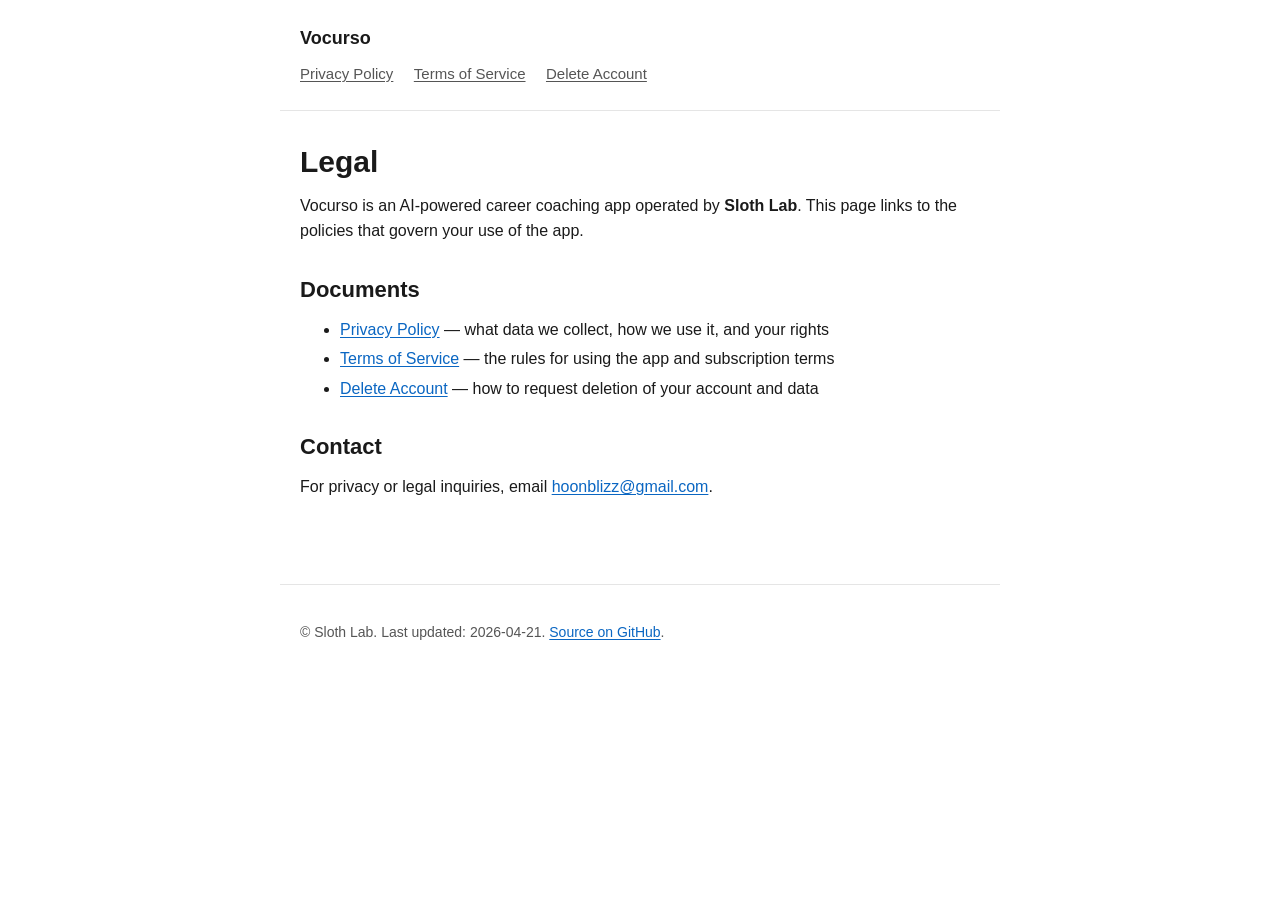
<file: index.html>
<!DOCTYPE html>
<html lang="en">
<head>
  <meta charset="UTF-8" />
  <meta name="viewport" content="width=device-width, initial-scale=1" />
  <title>Vocurso — Legal</title>
  <meta name="description" content="Privacy Policy and Terms of Service for Vocurso (Sloth Lab)." />
  <meta property="og:title" content="Vocurso — Legal" />
  <meta property="og:description" content="Privacy Policy and Terms of Service for Vocurso (Sloth Lab)." />
  <meta property="og:url" content="https://hoonblizz.github.io/vocurso-legal/" />
  <meta property="og:type" content="website" />
  <meta name="twitter:card" content="summary" />
  <link rel="stylesheet" href="style.css" />
</head>
<body>
  <header>
    <a href="index.html" class="brand">Vocurso</a>
    <nav class="nav-links" style="margin-top: 0.5rem;">
      <a href="privacy.html">Privacy Policy</a>
      <a href="terms.html">Terms of Service</a>
      <a href="delete-account.html">Delete Account</a>
    </nav>
  </header>
  <main>
    <h1>Legal</h1>
    <p>Vocurso is an AI-powered career coaching app operated by <strong>Sloth Lab</strong>. This page links to the policies that govern your use of the app.</p>

    <h2>Documents</h2>
    <ul>
      <li><a href="privacy.html">Privacy Policy</a> — what data we collect, how we use it, and your rights</li>
      <li><a href="terms.html">Terms of Service</a> — the rules for using the app and subscription terms</li>
      <li><a href="delete-account.html">Delete Account</a> — how to request deletion of your account and data</li>
    </ul>

    <h2>Contact</h2>
    <p>For privacy or legal inquiries, email <a href="mailto:hoonblizz@gmail.com">hoonblizz@gmail.com</a>.</p>
  </main>
  <footer>
    <p>&copy; Sloth Lab. Last updated: 2026-04-21. <a href="https://github.com/hoonblizz/vocurso-legal">Source on GitHub</a>.</p>
  </footer>
</body>
</html>
</file>
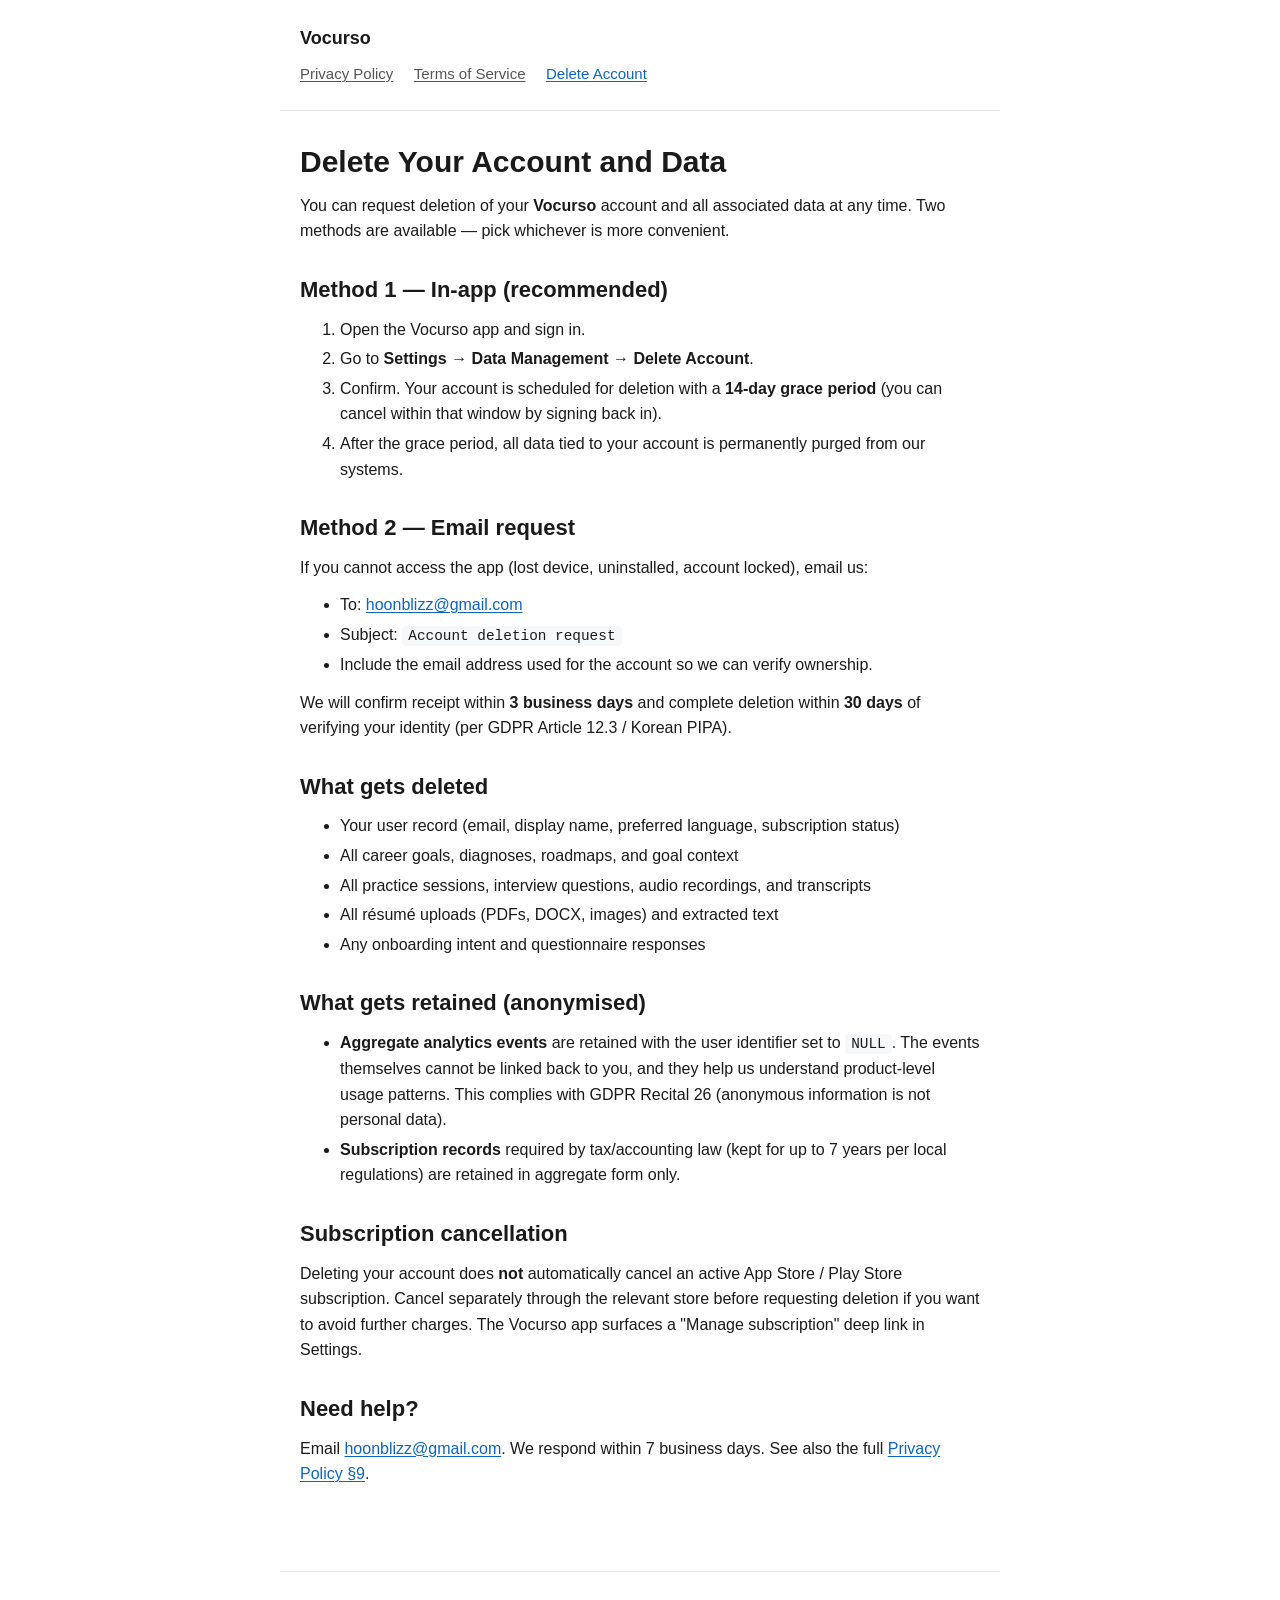
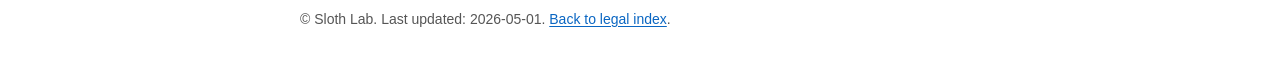
<file: delete-account.html>
<!DOCTYPE html>
<html lang="en">
<head>
  <meta charset="UTF-8" />
  <meta name="viewport" content="width=device-width, initial-scale=1" />
  <title>Delete Account — Vocurso</title>
  <meta name="description" content="How to request deletion of your Vocurso account and associated data." />
  <meta property="og:title" content="Delete Account — Vocurso" />
  <meta property="og:description" content="Request account and data deletion for Vocurso (Sloth Lab)." />
  <meta property="og:url" content="https://hoonblizz.github.io/vocurso-legal/delete-account.html" />
  <meta property="og:type" content="article" />
  <meta name="twitter:card" content="summary" />
  <link rel="stylesheet" href="style.css" />
</head>
<body>
  <header>
    <a href="index.html" class="brand">Vocurso</a>
    <nav class="nav-links" style="margin-top: 0.5rem;">
      <a href="privacy.html">Privacy Policy</a>
      <a href="terms.html">Terms of Service</a>
      <a href="delete-account.html" class="active">Delete Account</a>
    </nav>
  </header>
  <main>
    <h1>Delete Your Account and Data</h1>

    <p>
      You can request deletion of your <strong>Vocurso</strong> account and all associated
      data at any time. Two methods are available — pick whichever is more convenient.
    </p>

    <h2>Method 1 — In-app (recommended)</h2>
    <ol>
      <li>Open the Vocurso app and sign in.</li>
      <li>Go to <strong>Settings → Data Management → Delete Account</strong>.</li>
      <li>Confirm. Your account is scheduled for deletion with a <strong>14-day grace period</strong> (you can cancel within that window by signing back in).</li>
      <li>After the grace period, all data tied to your account is permanently purged from our systems.</li>
    </ol>

    <h2>Method 2 — Email request</h2>
    <p>
      If you cannot access the app (lost device, uninstalled, account locked), email us:
    </p>
    <ul>
      <li>To: <a href="mailto:hoonblizz@gmail.com?subject=Account%20deletion%20request">hoonblizz@gmail.com</a></li>
      <li>Subject: <code>Account deletion request</code></li>
      <li>Include the email address used for the account so we can verify ownership.</li>
    </ul>
    <p>
      We will confirm receipt within <strong>3 business days</strong> and complete deletion within
      <strong>30 days</strong> of verifying your identity (per GDPR Article 12.3 / Korean PIPA).
    </p>

    <h2>What gets deleted</h2>
    <ul>
      <li>Your user record (email, display name, preferred language, subscription status)</li>
      <li>All career goals, diagnoses, roadmaps, and goal context</li>
      <li>All practice sessions, interview questions, audio recordings, and transcripts</li>
      <li>All résumé uploads (PDFs, DOCX, images) and extracted text</li>
      <li>Any onboarding intent and questionnaire responses</li>
    </ul>

    <h2>What gets retained (anonymised)</h2>
    <ul>
      <li>
        <strong>Aggregate analytics events</strong> are retained with the user identifier set to
        <code>NULL</code>. The events themselves cannot be linked back to you, and they help us
        understand product-level usage patterns. This complies with GDPR Recital 26 (anonymous
        information is not personal data).
      </li>
      <li>
        <strong>Subscription records</strong> required by tax/accounting law (kept for up to
        7 years per local regulations) are retained in aggregate form only.
      </li>
    </ul>

    <h2>Subscription cancellation</h2>
    <p>
      Deleting your account does <strong>not</strong> automatically cancel an active App Store /
      Play Store subscription. Cancel separately through the relevant store before requesting
      deletion if you want to avoid further charges. The Vocurso app surfaces a
      "Manage subscription" deep link in Settings.
    </p>

    <h2>Need help?</h2>
    <p>
      Email <a href="mailto:hoonblizz@gmail.com">hoonblizz@gmail.com</a>. We respond within
      7 business days. See also the full <a href="privacy.html#9-your-rights">Privacy Policy §9</a>.
    </p>
  </main>
  <footer>
    <p>&copy; Sloth Lab. Last updated: 2026-05-01. <a href="index.html">Back to legal index</a>.</p>
  </footer>
</body>
</html>
</file>
<file: style.css>
:root {
  --fg: #1a1a1a;
  --fg-muted: #555;
  --bg: #ffffff;
  --accent: #0a66c2;
  --border: #e5e5e5;
  --code-bg: #f6f8fa;
}

* { box-sizing: border-box; }

html, body {
  margin: 0;
  padding: 0;
  background: var(--bg);
  color: var(--fg);
  font-family: -apple-system, BlinkMacSystemFont, "Segoe UI", Roboto, "Helvetica Neue", Arial, sans-serif;
  font-size: 16px;
  line-height: 1.6;
  -webkit-text-size-adjust: 100%;
}

main, header, footer {
  max-width: 720px;
  margin: 0 auto;
  padding: 1.5rem 1.25rem;
}

header { border-bottom: 1px solid var(--border); }
footer {
  border-top: 1px solid var(--border);
  margin-top: 3rem;
  color: var(--fg-muted);
  font-size: 0.875rem;
}

h1 { font-size: 1.875rem; line-height: 1.25; margin: 0.5rem 0 0.5rem; }
h2 { font-size: 1.375rem; line-height: 1.3; margin: 2rem 0 0.5rem; }
h3 { font-size: 1.125rem; margin: 1.5rem 0 0.5rem; }

p, ul, ol, table { margin: 0.75rem 0; }
li { margin: 0.25rem 0; }

a { color: var(--accent); text-decoration: underline; text-underline-offset: 2px; }
a:hover { text-decoration: none; }

blockquote {
  border-left: 3px solid var(--accent);
  margin: 1rem 0;
  padding: 0.25rem 1rem;
  background: var(--code-bg);
  color: var(--fg-muted);
}

code {
  background: var(--code-bg);
  padding: 0.125rem 0.375rem;
  border-radius: 4px;
  font-family: ui-monospace, SFMono-Regular, Menlo, Monaco, Consolas, monospace;
  font-size: 0.9em;
}

pre code { background: none; padding: 0; }
pre {
  background: var(--code-bg);
  padding: 1rem;
  border-radius: 6px;
  overflow-x: auto;
}

.table-wrap { overflow-x: auto; -webkit-overflow-scrolling: touch; }
table { width: 100%; border-collapse: collapse; font-size: 0.9375rem; }
th, td { border: 1px solid var(--border); padding: 0.5rem 0.75rem; text-align: left; vertical-align: top; }
th { background: var(--code-bg); font-weight: 600; }

hr { border: 0; border-top: 1px solid var(--border); margin: 2rem 0; }

.brand {
  font-weight: 700;
  font-size: 1.125rem;
  color: var(--fg);
  text-decoration: none;
}

.nav-links a {
  margin-right: 1rem;
  color: var(--fg-muted);
  font-size: 0.9375rem;
}

.nav-links a:hover, .nav-links a.active { color: var(--accent); }

@media (max-width: 480px) {
  main, header, footer { padding: 1rem 1rem; }
  h1 { font-size: 1.5rem; }
  h2 { font-size: 1.25rem; }
  table { font-size: 0.875rem; }
}
</file>
